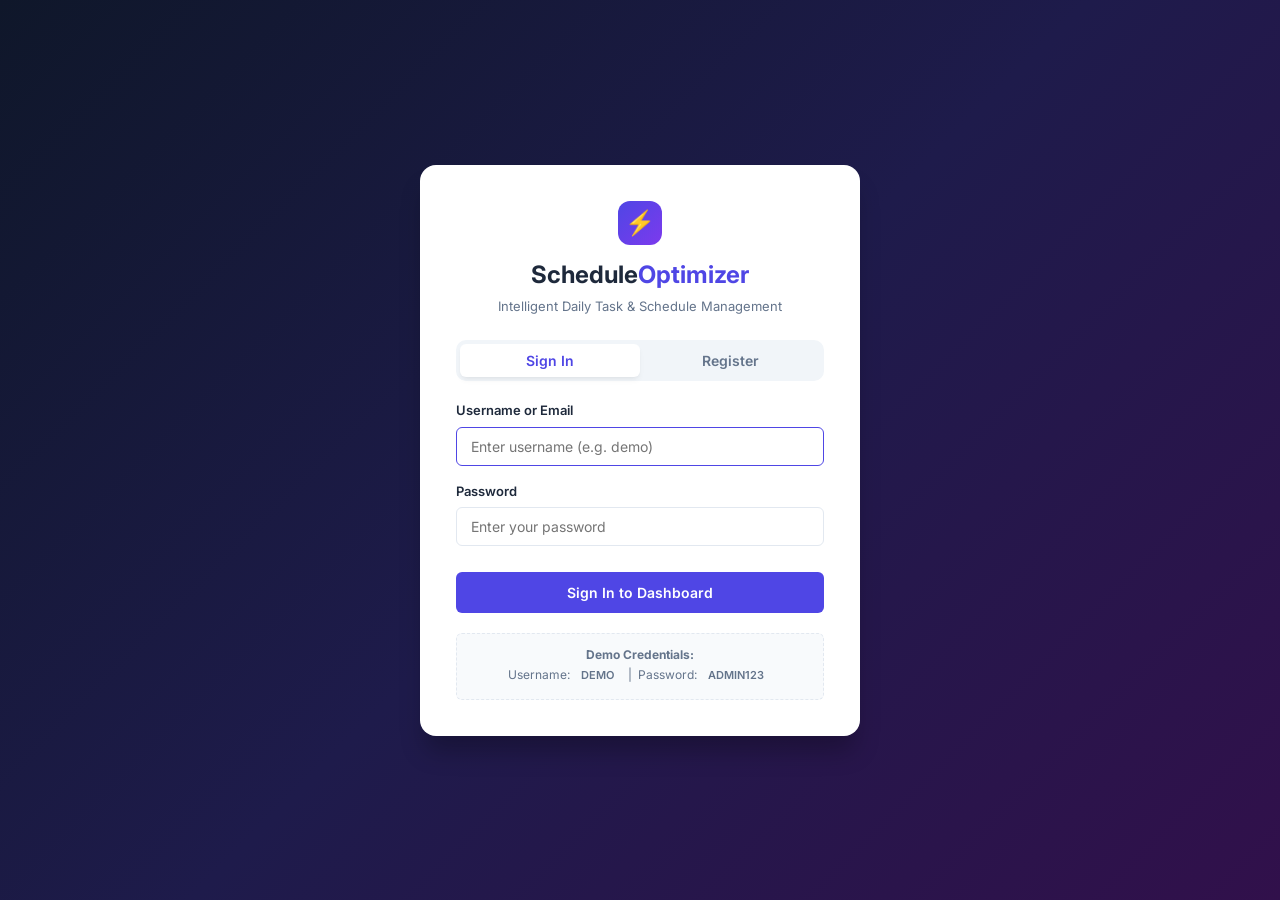
<file: web/index.html>
<!DOCTYPE html>
<html lang="en">
<head>
    <meta charset="UTF-8">
    <meta name="viewport" content="width=device-width, initial-scale=1.0">
    <title>Dashboard - Intelligent Daily Schedule Optimizer</title>
    <link rel="stylesheet" href="css/style.css">
    <link rel="preconnect" href="https://fonts.googleapis.com">
    <link rel="preconnect" href="https://fonts.gstatic.com" crossorigin>
    <link href="https://fonts.googleapis.com/css2?family=Inter:wght@300;400;500;600;700&display=swap" rel="stylesheet">
</head>
<body class="dashboard-body">

    <!-- Top Navigation Bar -->
    <header class="navbar">
        <div class="nav-brand">
            <span class="logo-icon">⚡</span>
            <div class="brand-text">
                <h1>Schedule<span class="highlight">Optimizer</span></h1>
                <span class="tagline">Intelligent Daily Task & Time Planner</span>
            </div>
        </div>

        <div class="nav-right">
            <!-- Dark / Light Theme Toggle -->
            <button class="theme-toggle-btn" onclick="toggleTheme()" id="theme-btn" title="Toggle Dark/Light Mode">🌙</button>
            <div class="live-clock" id="live-clock">--:--:--</div>
            <div class="user-profile">
                <span class="avatar" id="user-avatar">U</span>
                <div class="user-details">
                    <span class="user-name" id="user-name">Loading...</span>
                    <span class="user-role">Student / Developer</span>
                </div>
            </div>
            <button class="btn btn-outline btn-sm" onclick="logout()">Sign Out</button>
        </div>
    </header>

    <!-- Main Content Container -->
    <main class="main-content">

        <!-- Print-only Report Header -->
        <div class="print-only-header">
            <h1>Daily Optimized Schedule Plan</h1>
            <p>Generated by Intelligent Daily Schedule Optimizer | Student Productivity Report</p>
            <p id="print-date">Date: </p>
        </div>

        <!-- Notification Toast -->
        <div id="toast" class="toast"></div>

        <!-- Live Daily Motivation & Productivity Quote API Banner -->
        <section class="quote-banner">
            <div class="quote-content">
                <span class="quote-icon">💡</span>
                <div class="quote-text-wrap">
                    <span class="quote-label">Daily Productivity Quote &bull; Live REST API</span>
                    <p class="quote-text" id="quote-text">Loading inspiring quote...</p>
                    <span class="quote-author" id="quote-author"></span>
                </div>
            </div>
            <button class="btn btn-outline btn-sm quote-btn" onclick="loadDailyQuote()" title="Fetch a new quote from REST API">
                <span class="btn-icon">🔄</span> New Quote
            </button>
        </section>

        <!-- Section 1: Daily Task Summary Cards -->
        <section class="summary-section">
            <div class="section-title">
                <h2>Daily Overview & Performance Summary</h2>
                <span class="subtext">Real-time metrics based on your tasks, categories, and deadlines</span>
            </div>

            <div class="stats-grid">
                <div class="stat-card">
                    <div class="stat-icon icon-tasks">📋</div>
                    <div class="stat-info">
                        <span class="stat-label">Total Tasks</span>
                        <h3 id="stat-total">0</h3>
                    </div>
                </div>

                <div class="stat-card">
                    <div class="stat-icon icon-completed">✅</div>
                    <div class="stat-info">
                        <span class="stat-label">Completed</span>
                        <h3 id="stat-completed">0</h3>
                        <div class="progress-bar-bg">
                            <div class="progress-bar-fill" id="stat-progress-bar" style="width: 0%"></div>
                        </div>
                    </div>
                </div>

                <div class="stat-card">
                    <div class="stat-icon icon-pending">⏳</div>
                    <div class="stat-info">
                        <span class="stat-label">Pending Tasks</span>
                        <h3 id="stat-pending">0</h3>
                        <span class="stat-subtext" id="stat-pending-time">0 hrs remaining</span>
                    </div>
                </div>

                <div class="stat-card">
                    <div class="stat-icon icon-time">⏱️</div>
                    <div class="stat-info">
                        <span class="stat-label">Estimated Work</span>
                        <h3 id="stat-total-time">0m</h3>
                        <span class="stat-subtext" id="stat-priority-mix">High: 0 | Med: 0 | Low: 0</span>
                    </div>
                </div>
            </div>
        </section>

        <!-- Section 2: Visual Productivity Analytics Charts -->
        <section class="analytics-section">
            <div class="section-header">
                <div>
                    <h2>📊 Visual Productivity & Category Analytics</h2>
                    <p class="subtext">Interactive breakdown of priorities, workload distribution, and categories</p>
                </div>
            </div>
            <div class="analytics-grid">
                <div class="chart-card">
                    <h4>Priority Breakdown</h4>
                    <canvas id="priorityChart" width="380" height="190"></canvas>
                </div>
                <div class="chart-card">
                    <h4>Tasks by Category</h4>
                    <canvas id="categoryChart" width="380" height="190"></canvas>
                </div>
            </div>
        </section>

        <!-- Section 3: Action Toolbar -->
        <section class="action-bar">
            <div class="action-left">
                <button class="btn btn-primary" onclick="openAddTaskModal()">
                    <span class="btn-icon">➕</span> Add New Task
                </button>
                <button class="btn btn-accent" onclick="runOptimization()">
                    <span class="btn-icon">⚡</span> Run Schedule Optimizer
                </button>
                <button class="btn btn-success" onclick="askNvidiaAI()">
                    <span class="btn-icon">🤖</span> Ask NVIDIA AI Coach
                </button>
                <button class="btn btn-outline" onclick="exportSchedulePDF()">
                    <span class="btn-icon">🖨️</span> Export PDF / Print
                </button>
            </div>

            <div class="action-right">
                <div class="filter-group">
                    <label for="filter-category">Category:</label>
                    <select id="filter-category" onchange="filterTasks()">
                        <option value="ALL">All Categories</option>
                        <option value="STUDY">Study 📚</option>
                        <option value="WORK">Work 💼</option>
                        <option value="CODING">Coding 💻</option>
                        <option value="HEALTH">Health 🏋️</option>
                        <option value="PERSONAL">Personal 👤</option>
                        <option value="GENERAL">General 📌</option>
                    </select>
                </div>
                <div class="filter-group">
                    <label for="filter-priority">Priority:</label>
                    <select id="filter-priority" onchange="filterTasks()">
                        <option value="ALL">All Priorities</option>
                        <option value="HIGH">High Priority</option>
                        <option value="MEDIUM">Medium Priority</option>
                        <option value="LOW">Low Priority</option>
                    </select>
                </div>
                <div class="filter-group">
                    <label for="filter-status">Status:</label>
                    <select id="filter-status" onchange="filterTasks()">
                        <option value="ALL">All Status</option>
                        <option value="PENDING">Pending Only</option>
                        <option value="COMPLETED">Completed Only</option>
                    </select>
                </div>
            </div>
        </section>

        <!-- Section 4: Intelligent Optimizer Timeline -->
        <section class="timeline-section" id="timeline-section">
            <div class="section-header">
                <div>
                    <h2>🗓️ Intelligent Optimized Schedule for Today</h2>
                    <p class="subtext">Arranged automatically by Earliest Deadline First (EDF) + Priority Weighting + 10-minute rest buffers</p>
                </div>
                <button class="btn btn-sm btn-outline" onclick="toggleTimelineView()" id="btn-toggle-timeline">Collapse</button>
            </div>

            <div class="timeline-container" id="timeline-container">
                <div class="empty-state">
                    Click <strong>"Run Schedule Optimizer"</strong> above to intelligently arrange your pending tasks into optimal daily time slots.
                </div>
            </div>
        </section>

        <!-- Section 5: All Tasks Table -->
        <section class="tasks-section">
            <div class="section-header">
                <h2>All Tasks Management</h2>
                <span class="badge" id="task-count-badge">0 Tasks</span>
            </div>

            <div class="table-responsive">
                <table class="tasks-table">
                    <thead>
                        <tr>
                            <th style="width: 50px;">Status</th>
                            <th>Task Title & Description</th>
                            <th>Category</th>
                            <th>Priority</th>
                            <th>Deadline</th>
                            <th>Est. Time</th>
                            <th>Optimized Slot</th>
                            <th style="text-align: right;">Actions</th>
                        </tr>
                    </thead>
                    <tbody id="tasks-table-body">
                        <tr>
                            <td colspan="8" class="loading-state">Loading your tasks...</td>
                        </tr>
                    </tbody>
                </table>
            </div>
        </section>

    </main>

    <!-- Floating Pomodoro Focus Timer Widget -->
    <div class="pomodoro-widget" id="pomodoro-widget">
        <div class="pomodoro-header">
            <span>⏱️ Focus Timer</span>
            <button class="pomodoro-minimize" onclick="togglePomodoroWidget()" title="Minimize">_</button>
        </div>
        <div class="pomodoro-body" id="pomodoro-body">
            <div class="pomodoro-timer" id="pomodoro-time">25:00</div>
            <div class="pomodoro-task" id="pomodoro-task-name">Select a task or start focus session</div>
            <div class="pomodoro-controls">
                <button class="btn btn-sm btn-primary" id="pomodoro-toggle-btn" onclick="togglePomodoro()">Start Focus</button>
                <button class="btn btn-sm btn-outline" onclick="resetPomodoro()">Reset</button>
            </div>
            <div class="pomodoro-modes">
                <button class="pomodoro-mode-btn active" id="mode-work" onclick="setPomodoroMode('work')">25m Work</button>
                <button class="pomodoro-mode-btn" id="mode-short" onclick="setPomodoroMode('short')">5m Break</button>
                <button class="pomodoro-mode-btn" id="mode-long" onclick="setPomodoroMode('long')">15m Break</button>
            </div>
        </div>
    </div>

    <!-- Modal: NVIDIA AI Schedule Advisor -->
    <div id="ai-modal" class="modal-overlay">
        <div class="modal-box ai-modal-box">
            <div class="modal-header">
                <h3 class="ai-modal-title"><span>🤖</span> NVIDIA NIM &bull; AI Schedule Advisor</h3>
                <button class="modal-close" onclick="closeAIModal()">&times;</button>
            </div>
            <div class="ai-model-tag" id="ai-model-badge">Powered by Meta Llama 3.1 &bull; NVIDIA Cloud AI</div>
            <div class="ai-advice-body" id="ai-advice-content">
                <div class="ai-loading">
                    <div class="ai-spinner"></div>
                    <p>Analyzing your daily tasks, deadlines & priorities with NVIDIA AI...</p>
                </div>
            </div>
            <div class="modal-footer">
                <button class="btn btn-outline" onclick="askNvidiaAI()">🔄 Regenerate</button>
                <button class="btn btn-primary" onclick="closeAIModal()">Got it, Let's Execute!</button>
            </div>
        </div>
    </div>

    <!-- Modal: Add / Edit Task -->
    <div id="task-modal" class="modal-overlay">
        <div class="modal-box">
            <div class="modal-header">
                <h3 id="modal-title">Add New Task</h3>
                <button class="modal-close" onclick="closeModal()">&times;</button>
            </div>
            <form id="task-form" onsubmit="handleSaveTask(event)">
                <input type="hidden" id="task-id">
                
                <div class="form-group">
                    <label for="task-title">Task Title *</label>
                    <input type="text" id="task-title" placeholder="e.g. Prepare Presentation Slides" required>
                </div>

                <div class="form-group">
                    <label for="task-desc">Description (Optional)</label>
                    <textarea id="task-desc" rows="3" placeholder="Key objectives, notes, links..."></textarea>
                </div>

                <div class="form-row">
                    <div class="form-group half">
                        <label for="task-priority">Priority *</label>
                        <select id="task-priority" required>
                            <option value="HIGH">🔴 High Priority</option>
                            <option value="MEDIUM" selected>🟡 Medium Priority</option>
                            <option value="LOW">🟢 Low Priority</option>
                        </select>
                    </div>

                    <div class="form-group half">
                        <label for="task-category">Category *</label>
                        <select id="task-category" required>
                            <option value="STUDY" selected>📚 Study</option>
                            <option value="WORK">💼 Work</option>
                            <option value="CODING">💻 Coding</option>
                            <option value="HEALTH">🏋️ Health / Fitness</option>
                            <option value="PERSONAL">👤 Personal</option>
                            <option value="GENERAL">📌 General</option>
                        </select>
                    </div>
                </div>

                <div class="form-row">
                    <div class="form-group half">
                        <label for="task-est">Est. Duration (Minutes) *</label>
                        <input type="number" id="task-est" min="5" max="720" value="45" required>
                    </div>

                    <div class="form-group half">
                        <label for="task-deadline">Deadline Date & Time *</label>
                        <input type="datetime-local" id="task-deadline" required>
                    </div>
                </div>

                <div class="modal-footer">
                    <button type="button" class="btn btn-outline" onclick="closeModal()">Cancel</button>
                    <button type="submit" class="btn btn-primary" id="btn-save-task">Save Task</button>
                </div>
            </form>
        </div>
    </div>

    <!-- Scripts -->
    <script src="js/auth.js"></script>
    <script src="js/app.js"></script>
</body>
</html>
</file>
<file: web/css/style.css>
/* ========================================================
   Intelligent Daily Schedule Optimizer - Comprehensive Stylesheet
   Features: Light/Dark Theme, Pomodoro Timer, Analytics, Print Styles
   ======================================================== */

:root {
    --bg-main: #f8fafc;
    --bg-card: #ffffff;
    --bg-nav: #0f172a;
    --text-primary: #1e293b;
    --text-secondary: #64748b;
    --text-light: #94a3b8;
    
    --primary: #4f46e5;
    --primary-hover: #4338ca;
    --accent: #7c3aed;
    --accent-hover: #6d28d9;
    
    --success: #10b981;
    --warning: #f59e0b;
    --danger: #ef4444;
    --info: #0284c7;

    --border: #e2e8f0;
    --radius-sm: 6px;
    --radius-md: 10px;
    --radius-lg: 16px;
    --shadow: 0 4px 6px -1px rgba(0, 0, 0, 0.05), 0 2px 4px -2px rgba(0, 0, 0, 0.05);
    --shadow-lg: 0 10px 15px -3px rgba(0, 0, 0, 0.08), 0 4px 6px -4px rgba(0, 0, 0, 0.05);
}

/* ========================================================
   Dark Mode Theme Overrides
   ======================================================== */
[data-theme="dark"] {
    --bg-main: #0b0f19;
    --bg-card: #151d30;
    --bg-nav: #090d16;
    --text-primary: #f1f5f9;
    --text-secondary: #94a3b8;
    --text-light: #64748b;
    --border: #222f49;
    --shadow: 0 4px 6px -1px rgba(0, 0, 0, 0.3);
    --shadow-lg: 0 10px 15px -3px rgba(0, 0, 0, 0.4);
}

[data-theme="dark"] .stat-card,
[data-theme="dark"] .action-bar,
[data-theme="dark"] .timeline-section,
[data-theme="dark"] .tasks-section,
[data-theme="dark"] .analytics-section,
[data-theme="dark"] .modal-box {
    background-color: var(--bg-card);
    border-color: var(--border);
}

[data-theme="dark"] .timeline-item {
    background-color: #1a233a;
    border-color: var(--border);
}

[data-theme="dark"] .tasks-table th {
    background-color: #101726;
    border-color: var(--border);
}

[data-theme="dark"] .tasks-table tr:hover {
    background-color: #192237;
}

[data-theme="dark"] .stat-icon {
    background-color: #1f293d;
}

[data-theme="dark"] select,
[data-theme="dark"] input,
[data-theme="dark"] textarea {
    background-color: #1a233a;
    color: #f1f5f9;
    border-color: var(--border);
}

* {
    margin: 0;
    padding: 0;
    box-sizing: border-box;
    font-family: 'Inter', -apple-system, BlinkMacSystemFont, "Segoe UI", Roboto, sans-serif;
    transition: background-color 0.25s ease, color 0.25s ease, border-color 0.25s ease;
}

body {
    background-color: var(--bg-main);
    color: var(--text-primary);
    line-height: 1.5;
}

/* ========================================================
   Auth Page Styles (login.html)
   ======================================================== */
.auth-body {
    display: flex;
    justify-content: center;
    align-items: center;
    min-height: 100vh;
    background: linear-gradient(135deg, #0f172a 0%, #1e1b4b 50%, #31104b 100%);
    padding: 20px;
}

.auth-container {
    width: 100%;
    max-width: 440px;
}

.auth-card {
    background: var(--bg-card);
    border-radius: var(--radius-lg);
    padding: 36px;
    box-shadow: 0 20px 25px -5px rgba(0, 0, 0, 0.25);
}

.auth-header {
    text-align: center;
    margin-bottom: 24px;
}

.logo-icon {
    display: inline-flex;
    align-items: center;
    justify-content: center;
    width: 44px;
    height: 44px;
    background: linear-gradient(135deg, var(--primary), var(--accent));
    border-radius: 12px;
    font-size: 24px;
    margin-bottom: 12px;
}

.auth-header h2 {
    font-size: 24px;
    font-weight: 700;
    color: var(--text-primary);
}

.auth-header .highlight {
    color: var(--primary);
}

.auth-header p {
    font-size: 13px;
    color: var(--text-secondary);
    margin-top: 4px;
}

.tab-switch {
    display: flex;
    background: #f1f5f9;
    padding: 4px;
    border-radius: var(--radius-md);
    margin-bottom: 20px;
}

.tab-btn {
    flex: 1;
    border: none;
    background: transparent;
    padding: 8px 16px;
    font-size: 14px;
    font-weight: 600;
    color: var(--text-secondary);
    border-radius: var(--radius-sm);
    cursor: pointer;
    transition: all 0.2s ease;
}

.tab-btn.active {
    background: var(--bg-card);
    color: var(--primary);
    box-shadow: var(--shadow);
}

.demo-box {
    margin-top: 20px;
    padding: 12px;
    background: #f8fafc;
    border: 1px dashed var(--border);
    border-radius: var(--radius-sm);
    font-size: 12px;
    color: var(--text-secondary);
    text-align: center;
}

/* ========================================================
   Dashboard Navigation & Layout (index.html)
   ======================================================== */
.navbar {
    background-color: var(--bg-nav);
    color: #ffffff;
    display: flex;
    justify-content: space-between;
    align-items: center;
    padding: 14px 32px;
    box-shadow: 0 4px 12px rgba(0, 0, 0, 0.1);
    position: sticky;
    top: 0;
    z-index: 100;
}

.nav-brand {
    display: flex;
    align-items: center;
    gap: 12px;
}

.brand-text h1 {
    font-size: 18px;
    font-weight: 700;
    letter-spacing: -0.3px;
}

.brand-text .highlight {
    color: #818cf8;
}

.brand-text .tagline {
    font-size: 11px;
    color: var(--text-light);
    display: block;
}

.nav-right {
    display: flex;
    align-items: center;
    gap: 16px;
}

.theme-toggle-btn {
    background: rgba(255, 255, 255, 0.12);
    border: none;
    color: #ffffff;
    width: 36px;
    height: 36px;
    border-radius: 50%;
    cursor: pointer;
    font-size: 18px;
    display: flex;
    align-items: center;
    justify-content: center;
    transition: background 0.2s;
}

.theme-toggle-btn:hover {
    background: rgba(255, 255, 255, 0.25);
}

.live-clock {
    font-family: monospace;
    font-size: 13px;
    background: rgba(255, 255, 255, 0.1);
    padding: 6px 12px;
    border-radius: 20px;
    color: #38bdf8;
    font-weight: 600;
}

.user-profile {
    display: flex;
    align-items: center;
    gap: 10px;
}

.avatar {
    width: 34px;
    height: 34px;
    background: linear-gradient(135deg, var(--primary), var(--accent));
    border-radius: 50%;
    display: flex;
    align-items: center;
    justify-content: center;
    font-weight: 700;
    font-size: 14px;
}

.user-details {
    display: flex;
    flex-direction: column;
}

.user-name {
    font-size: 13px;
    font-weight: 600;
}

.user-role {
    font-size: 11px;
    color: var(--text-light);
}

.main-content {
    max-width: 1280px;
    margin: 28px auto;
    padding: 0 24px;
    display: flex;
    flex-direction: column;
    gap: 24px;
}

/* ========================================================
   Daily Productivity Quote Banner (REST API Widget)
   ======================================================== */
.quote-banner {
    background: var(--bg-card);
    border: 1px solid var(--border);
    border-left: 4px solid var(--accent);
    border-radius: var(--radius-md);
    padding: 16px 20px;
    display: flex;
    justify-content: space-between;
    align-items: center;
    box-shadow: var(--shadow);
    gap: 16px;
    transition: transform 0.2s ease;
}

.quote-banner:hover {
    box-shadow: var(--shadow-lg);
}

.quote-content {
    display: flex;
    align-items: center;
    gap: 14px;
    flex: 1;
}

.quote-icon {
    font-size: 26px;
    background: #f5f3ff;
    width: 44px;
    height: 44px;
    border-radius: 10px;
    display: flex;
    align-items: center;
    justify-content: center;
}

[data-theme="dark"] .quote-icon {
    background: #251b3d;
}

.quote-label {
    font-size: 11px;
    color: var(--accent);
    text-transform: uppercase;
    font-weight: 700;
    letter-spacing: 0.5px;
    display: block;
    margin-bottom: 2px;
}

.quote-text {
    font-size: 14px;
    font-weight: 500;
    color: var(--text-primary);
    font-style: italic;
    line-height: 1.4;
}

.quote-author {
    font-size: 12px;
    color: var(--text-secondary);
    font-weight: 600;
    display: inline-block;
    margin-top: 2px;
}

.quote-btn {
    white-space: nowrap;
}

/* ========================================================
   Daily Summary Metric Cards
   ======================================================== */
.summary-section .section-title {
    margin-bottom: 14px;
}

.section-title h2 {
    font-size: 20px;
    font-weight: 700;
}

.subtext {
    font-size: 13px;
    color: var(--text-secondary);
}

.stats-grid {
    display: grid;
    grid-template-columns: repeat(auto-fit, minmax(240px, 1fr));
    gap: 18px;
}

.stat-card {
    background: var(--bg-card);
    border-radius: var(--radius-md);
    padding: 20px;
    display: flex;
    align-items: center;
    gap: 16px;
    border: 1px solid var(--border);
    box-shadow: var(--shadow);
    transition: transform 0.2s ease, box-shadow 0.2s ease;
}

.stat-card:hover {
    transform: translateY(-2px);
    box-shadow: var(--shadow-lg);
}

.stat-icon {
    width: 50px;
    height: 50px;
    border-radius: 12px;
    display: flex;
    align-items: center;
    justify-content: center;
    font-size: 24px;
    background: #f1f5f9;
}

.stat-info {
    flex: 1;
}

.stat-label {
    font-size: 12px;
    color: var(--text-secondary);
    text-transform: uppercase;
    font-weight: 600;
    letter-spacing: 0.5px;
}

.stat-info h3 {
    font-size: 26px;
    font-weight: 700;
    color: var(--text-primary);
    margin-top: 2px;
}

.stat-subtext {
    font-size: 12px;
    color: var(--text-secondary);
    display: block;
    margin-top: 4px;
}

.progress-bar-bg {
    width: 100%;
    height: 6px;
    background: #e2e8f0;
    border-radius: 3px;
    margin-top: 8px;
    overflow: hidden;
}

.progress-bar-fill {
    height: 100%;
    background: linear-gradient(90deg, var(--success), #34d399);
    transition: width 0.4s ease;
}

/* ========================================================
   Visual Productivity Analytics Section
   ======================================================== */
.analytics-section {
    background: var(--bg-card);
    border-radius: var(--radius-md);
    border: 1px solid var(--border);
    padding: 24px;
    box-shadow: var(--shadow);
}

.analytics-grid {
    display: grid;
    grid-template-columns: 1fr 1fr;
    gap: 24px;
    margin-top: 14px;
}

.chart-card {
    padding: 16px;
    background: #f8fafc;
    border: 1px solid var(--border);
    border-radius: var(--radius-sm);
    text-align: center;
}

[data-theme="dark"] .chart-card {
    background: #192237;
}

.chart-card h4 {
    font-size: 14px;
    color: var(--text-secondary);
    margin-bottom: 12px;
    font-weight: 600;
}

canvas {
    max-width: 100%;
    height: auto;
}

/* ========================================================
   Action Toolbar
   ======================================================== */
.action-bar {
    background: var(--bg-card);
    padding: 16px 20px;
    border-radius: var(--radius-md);
    border: 1px solid var(--border);
    display: flex;
    justify-content: space-between;
    align-items: center;
    flex-wrap: wrap;
    gap: 14px;
    box-shadow: var(--shadow);
}

.action-left, .action-right {
    display: flex;
    align-items: center;
    gap: 12px;
    flex-wrap: wrap;
}

.filter-group {
    display: flex;
    align-items: center;
    gap: 6px;
    font-size: 13px;
    color: var(--text-secondary);
    font-weight: 500;
}

select {
    padding: 8px 12px;
    border-radius: var(--radius-sm);
    border: 1px solid var(--border);
    background-color: var(--bg-card);
    font-size: 13px;
    color: var(--text-primary);
    cursor: pointer;
    outline: none;
}

select:focus {
    border-color: var(--primary);
}

/* ========================================================
   Intelligent Timeline Section
   ======================================================== */
.timeline-section, .tasks-section {
    background: var(--bg-card);
    border-radius: var(--radius-md);
    border: 1px solid var(--border);
    padding: 24px;
    box-shadow: var(--shadow);
}

.section-header {
    display: flex;
    justify-content: space-between;
    align-items: center;
    margin-bottom: 18px;
    flex-wrap: wrap;
    gap: 12px;
}

.section-header h2 {
    font-size: 18px;
    font-weight: 700;
}

.timeline-container {
    display: flex;
    flex-direction: column;
    gap: 12px;
}

.timeline-item {
    display: grid;
    grid-template-columns: 140px 1fr 180px;
    align-items: center;
    padding: 14px 18px;
    border-radius: var(--radius-sm);
    background: #f8fafc;
    border: 1px solid var(--border);
    border-left: 4px solid var(--primary);
    transition: all 0.2s ease;
}

.timeline-item:hover {
    transform: translateX(4px);
}

.timeline-item.risk {
    border-left-color: var(--danger);
    background: #fff1f2;
}

[data-theme="dark"] .timeline-item.risk {
    background: #3b151e;
}

.time-slot {
    font-family: monospace;
    font-size: 13px;
    font-weight: 700;
    color: var(--primary);
}

.timeline-item.risk .time-slot {
    color: var(--danger);
}

.timeline-content {
    padding: 0 12px;
}

.timeline-title {
    font-size: 14px;
    font-weight: 600;
}

.timeline-meta {
    font-size: 12px;
    color: var(--text-secondary);
    margin-top: 2px;
}

.timeline-actions {
    text-align: right;
    display: flex;
    align-items: center;
    justify-content: flex-end;
    gap: 8px;
}

/* ========================================================
   Task Table
   ======================================================== */
.table-responsive {
    overflow-x: auto;
}

.tasks-table {
    width: 100%;
    border-collapse: collapse;
    font-size: 14px;
}

.tasks-table th {
    text-align: left;
    padding: 12px 14px;
    background: #f8fafc;
    color: var(--text-secondary);
    font-weight: 600;
    border-bottom: 2px solid var(--border);
}

.tasks-table td {
    padding: 14px;
    border-bottom: 1px solid var(--border);
    vertical-align: middle;
}

.tasks-table tr:hover {
    background-color: #f8fafc;
}

.task-title-cell strong {
    font-size: 14px;
    color: var(--text-primary);
    display: block;
}

.task-title-cell span {
    font-size: 12px;
    color: var(--text-secondary);
}

.task-completed .task-title-cell strong {
    text-decoration: line-through;
    color: var(--text-light);
}

.task-checkbox {
    width: 20px;
    height: 20px;
    cursor: pointer;
    accent-color: var(--success);
}

/* ========================================================
   Buttons & Badges
   ======================================================== */
.btn {
    display: inline-flex;
    align-items: center;
    justify-content: center;
    gap: 6px;
    padding: 8px 16px;
    font-size: 13px;
    font-weight: 600;
    border-radius: var(--radius-sm);
    border: none;
    cursor: pointer;
    transition: all 0.2s ease;
    text-decoration: none;
}

.btn-primary {
    background: var(--primary);
    color: #ffffff;
}

.btn-primary:hover {
    background: var(--primary-hover);
}

.btn-accent {
    background: var(--accent);
    color: #ffffff;
}

.btn-accent:hover {
    background: var(--accent-hover);
}

.btn-success {
    background: var(--success);
    color: #ffffff;
}

.btn-outline {
    background: transparent;
    border: 1px solid var(--border);
    color: var(--text-secondary);
}

.btn-outline:hover {
    background: #f1f5f9;
    color: var(--text-primary);
}

.btn-danger {
    background: #fee2e2;
    color: var(--danger);
}

.btn-danger:hover {
    background: var(--danger);
    color: #ffffff;
}

.btn-sm {
    padding: 4px 10px;
    font-size: 12px;
}

.btn-block {
    width: 100%;
    padding: 12px;
    font-size: 14px;
    margin-top: 10px;
}

/* Priority Badges */
.badge {
    display: inline-block;
    padding: 3px 8px;
    font-size: 11px;
    font-weight: 600;
    border-radius: 12px;
    text-transform: uppercase;
}

.badge-high {
    background: #fee2e2;
    color: #b91c1c;
}

.badge-medium {
    background: #fef3c7;
    color: #b45309;
}

.badge-low {
    background: #dcfce7;
    color: #15803d;
}

/* Category Badges */
.badge-study {
    background: #e0e7ff;
    color: #4338ca;
}

.badge-work {
    background: #fae8ff;
    color: #86198f;
}

.badge-coding {
    background: #ffedd5;
    color: #c2410c;
}

.badge-health {
    background: #d1fae5;
    color: #065f46;
}

.badge-personal {
    background: #cffafe;
    color: #155e75;
}

.badge-general {
    background: #f1f5f9;
    color: #475569;
}

.badge-risk {
    background: #fee2e2;
    color: #b91c1c;
    border: 1px solid #ef4444;
}

.badge-ok {
    background: #dcfce7;
    color: #15803d;
}

/* ========================================================
   NVIDIA AI Advisor Modal Styles
   ======================================================== */
.ai-modal-box {
    max-width: 600px;
    border: 2px solid #10b981;
}

.ai-modal-title {
    display: flex;
    align-items: center;
    gap: 8px;
    color: #10b981;
    font-size: 18px;
    font-weight: 700;
}

.ai-model-tag {
    font-size: 11px;
    color: #10b981;
    background: #ecfdf5;
    padding: 4px 10px;
    border-radius: 20px;
    display: inline-block;
    margin-bottom: 16px;
    font-weight: 600;
    border: 1px solid #a7f3d0;
}

[data-theme="dark"] .ai-model-tag {
    background: #064e3b;
    color: #6ee7b7;
    border-color: #047857;
}

.ai-advice-body {
    background: #f8fafc;
    border: 1px solid var(--border);
    border-radius: var(--radius-sm);
    padding: 20px;
    min-height: 140px;
    line-height: 1.7;
    font-size: 14px;
    color: var(--text-primary);
}

[data-theme="dark"] .ai-advice-body {
    background: #192237;
}

.ai-advice-body ul {
    padding-left: 20px;
    margin: 8px 0;
}

.ai-advice-body li {
    margin-bottom: 8px;
}

.ai-loading {
    display: flex;
    flex-direction: column;
    align-items: center;
    justify-content: center;
    padding: 30px 10px;
    color: var(--text-secondary);
    gap: 14px;
}

.ai-spinner {
    width: 36px;
    height: 36px;
    border: 3px solid #e2e8f0;
    border-top-color: #10b981;
    border-radius: 50%;
    animation: spin 0.8s linear infinite;
}

@keyframes spin {
    to { transform: rotate(360deg); }
}

/* ========================================================
   Floating Pomodoro Focus Timer Widget
   ======================================================== */
.pomodoro-widget {
    position: fixed;
    bottom: 24px;
    right: 24px;
    background: var(--bg-card);
    border: 2px solid var(--primary);
    border-radius: var(--radius-lg);
    box-shadow: 0 10px 25px -5px rgba(79, 70, 229, 0.3);
    padding: 18px;
    width: 290px;
    z-index: 999;
    transition: transform 0.3s ease;
}

.pomodoro-header {
    display: flex;
    justify-content: space-between;
    align-items: center;
    margin-bottom: 10px;
}

.pomodoro-header span {
    font-weight: 700;
    font-size: 13px;
    color: var(--primary);
    display: flex;
    align-items: center;
    gap: 6px;
}

.pomodoro-minimize {
    background: none;
    border: none;
    cursor: pointer;
    font-size: 16px;
    color: var(--text-secondary);
}

.pomodoro-timer {
    font-family: monospace;
    font-size: 38px;
    font-weight: 800;
    text-align: center;
    color: var(--text-primary);
    margin: 8px 0;
    letter-spacing: 2px;
}

.pomodoro-timer.running {
    color: var(--primary);
    animation: pulse 1.5s infinite;
}

.pomodoro-task {
    font-size: 12px;
    color: var(--text-secondary);
    text-align: center;
    white-space: nowrap;
    overflow: hidden;
    text-overflow: ellipsis;
    margin-bottom: 12px;
}

.pomodoro-controls {
    display: flex;
    justify-content: center;
    gap: 8px;
}

.pomodoro-modes {
    display: flex;
    justify-content: center;
    gap: 6px;
    margin-top: 10px;
}

.pomodoro-mode-btn {
    border: none;
    background: #f1f5f9;
    padding: 4px 8px;
    font-size: 11px;
    font-weight: 600;
    border-radius: 4px;
    cursor: pointer;
    color: var(--text-secondary);
}

[data-theme="dark"] .pomodoro-mode-btn {
    background: #1f293d;
}

.pomodoro-mode-btn.active {
    background: var(--primary);
    color: #ffffff;
}

@keyframes pulse {
    0%, 100% { opacity: 1; }
    50% { opacity: 0.7; }
}

/* ========================================================
   Form Inputs & Modals
   ======================================================== */
.form-group {
    margin-bottom: 16px;
}

.form-group label {
    display: block;
    font-size: 13px;
    font-weight: 600;
    color: var(--text-primary);
    margin-bottom: 6px;
}

.form-group input,
.form-group textarea,
.form-group select {
    width: 100%;
    padding: 10px 14px;
    font-size: 14px;
    border: 1px solid var(--border);
    border-radius: var(--radius-sm);
    outline: none;
}

.form-group input:focus,
.form-group textarea:focus,
.form-group select:focus {
    border-color: var(--primary);
}

.form-row {
    display: flex;
    gap: 14px;
}

.form-group.half {
    flex: 1;
}

.modal-overlay {
    position: fixed;
    top: 0;
    left: 0;
    right: 0;
    bottom: 0;
    background: rgba(15, 23, 42, 0.6);
    backdrop-filter: blur(4px);
    display: none;
    justify-content: center;
    align-items: center;
    z-index: 1000;
}

.modal-box {
    background: var(--bg-card);
    border-radius: var(--radius-md);
    width: 100%;
    max-width: 520px;
    padding: 28px;
    box-shadow: 0 25px 50px -12px rgba(0, 0, 0, 0.25);
}

.modal-header {
    display: flex;
    justify-content: space-between;
    align-items: center;
    margin-bottom: 20px;
}

.modal-close {
    background: none;
    border: none;
    font-size: 24px;
    color: var(--text-secondary);
    cursor: pointer;
}

.modal-footer {
    display: flex;
    justify-content: flex-end;
    gap: 10px;
    margin-top: 24px;
}

/* Toast Notifications */
.toast {
    position: fixed;
    bottom: 24px;
    left: 24px;
    background: var(--bg-nav);
    color: #ffffff;
    padding: 12px 20px;
    border-radius: var(--radius-sm);
    font-size: 14px;
    box-shadow: var(--shadow-lg);
    display: none;
    z-index: 2000;
    animation: fadeIn 0.3s ease;
}

.empty-state {
    text-align: center;
    padding: 30px;
    color: var(--text-secondary);
    font-size: 14px;
}

@keyframes fadeIn {
    from { opacity: 0; transform: translateY(10px); }
    to { opacity: 1; transform: translateY(0); }
}

/* ========================================================
   🖨️ Clean Printable Layout for PDF Export
   ======================================================== */
@media print {
    body {
        background: #ffffff !important;
        color: #000000 !important;
    }
    .navbar, .action-bar, .pomodoro-widget, .toast, .modal-overlay,
    .btn, .filter-group, #btn-toggle-timeline {
        display: none !important;
    }
    .main-content {
        max-width: 100% !important;
        margin: 0 !important;
        padding: 0 !important;
    }
    .print-only-header {
        display: block !important;
        text-align: center;
        margin-bottom: 24px;
        border-bottom: 2px solid #000;
        padding-bottom: 12px;
    }
    .print-only-header h1 {
        font-size: 24px;
    }
    .timeline-item, .stat-card, .chart-card {
        border: 1px solid #ccc !important;
        box-shadow: none !important;
        page-break-inside: avoid;
    }
}

.print-only-header {
    display: none;
}

@media (max-width: 768px) {
    .navbar {
        flex-direction: column;
        align-items: flex-start;
        gap: 12px;
    }
    .analytics-grid {
        grid-template-columns: 1fr;
    }
    .timeline-item {
        grid-template-columns: 1fr;
        gap: 8px;
    }
    .timeline-actions {
        justify-content: flex-start;
    }
}
</file>
